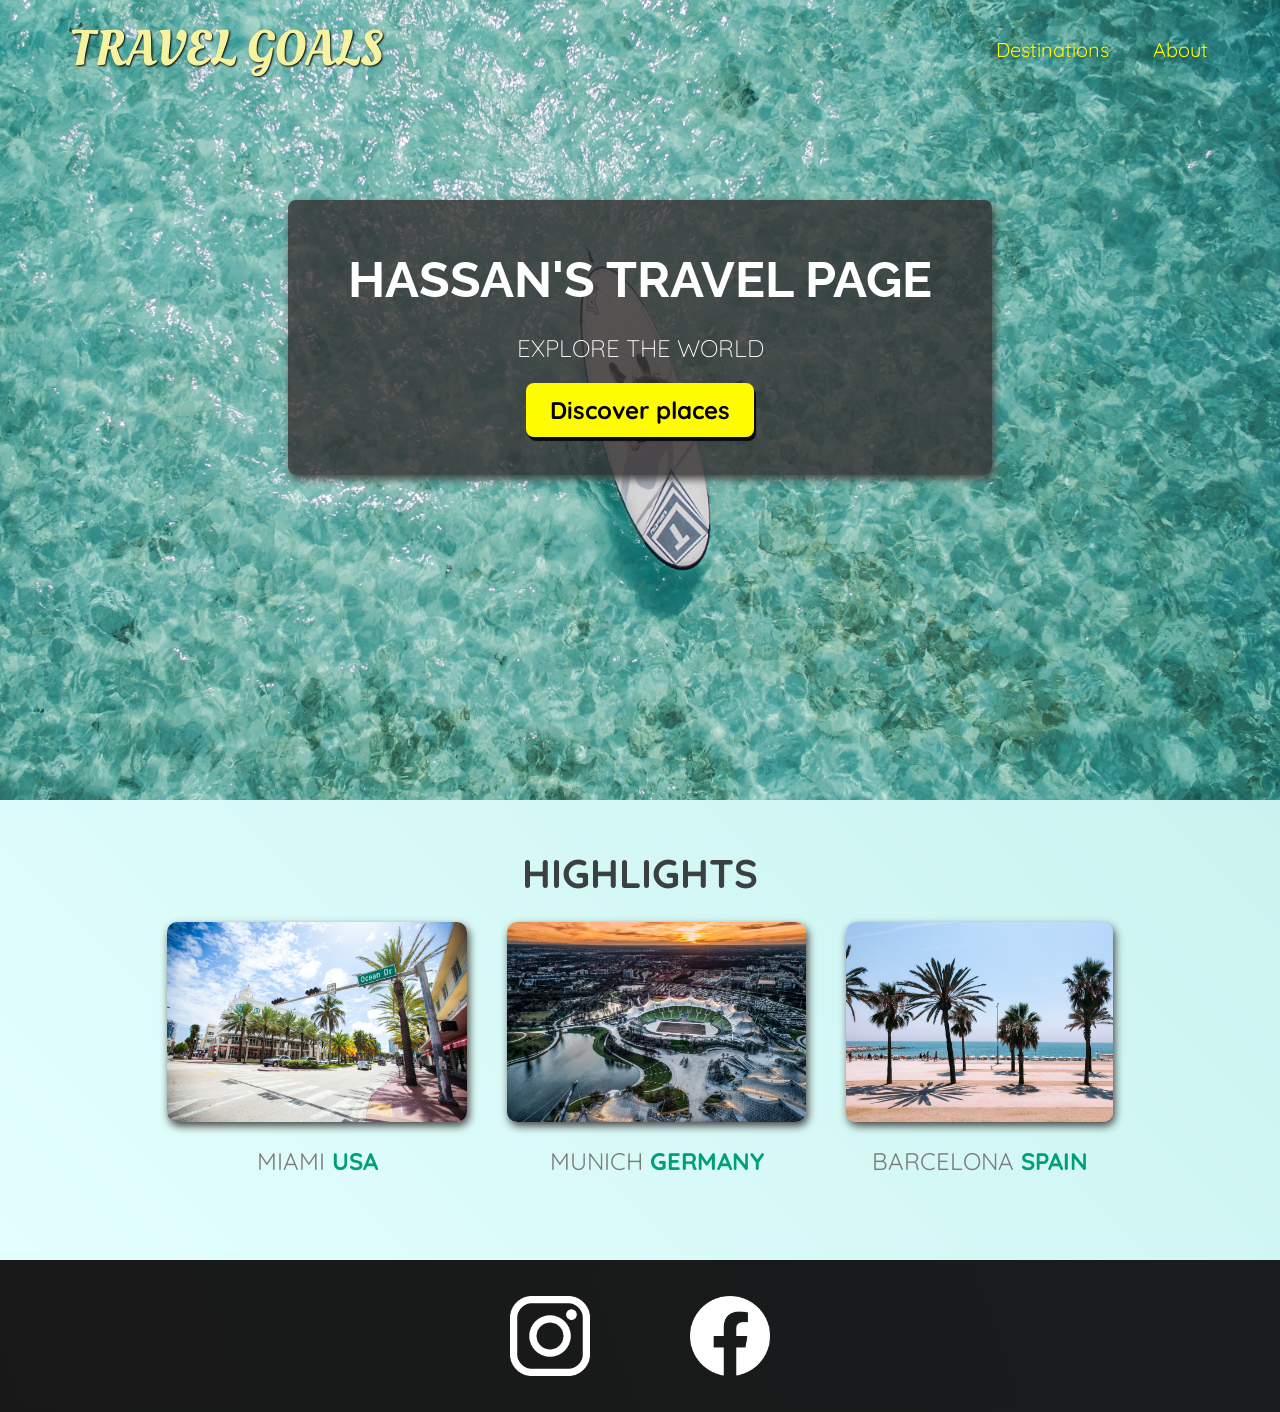
<file: index.html>
<!DOCTYPE html>
<html lang="en">

<head>
    <meta charset="UTF-8">
    <link
        href="https://fonts.googleapis.com/css2?family=Raleway:wght@700&family=Oleo+Script:wght@700&family=Quicksand:wght@300;500;700&display=swap"
        rel="stylesheet" />
    <link rel="stylesheet" href="shared.css">
    <link rel="stylesheet" href="styles.css">
    <title>Travel Goals</title>
</head>

<body>
    <header>
        <div id="page-logo">
            <a href="./index.html">Travel Goals</a>
        </div>
        <nav>
            <ul>
                <li><a href="./places.html">Destinations</a></li>
                <li><a href="">About</a></li>
            </ul>
        </nav>
    </header>
    <main>
        <section id="hero">
            <div id="hero-content">                
                <h1>Hassan's Travel Page</h1>
                <p>Explore the world</p>
                <a href="./places.html">Discover places</a>
            </div>
        </section>
        <section id="highlights">
            <h2>Highlights</h2>
            <ul id="destinations">
                <li class="destination">
                    <img src="./images/places/miami.jpg" alt="Miami streets on sunny day">
                    <p>Miami <strong>USA</strong></p>
                </li>
                <li class="destination">
                    <img src="./images/places/munich.jpg" alt="Munich stadium in winter">
                    <p>Munich <strong>Germany</strong></p>
                </li>
                <li class="destination">
                    <img src="./images/places/barcelona.jpg" alt="Palm beach in Barcelona">
                    <p>Barcelona <strong>Spain</strong></p>
                </li>
            </ul>
        </section>
    </main>
    <footer>
        <ul>
            <li>
                <a href="https://www.instagram.com/">
                    <img src="./images/icons/insta.png" alt="Instagram logo">
                </a>
            </li>
            <li>
                <a href="https://www.facebook.com/">
                    <img src="./images/icons/facebook.png" alt="Facebook logo">
                </a>
            </li>
        </ul>
    </footer>
</body>


</html>
</file>
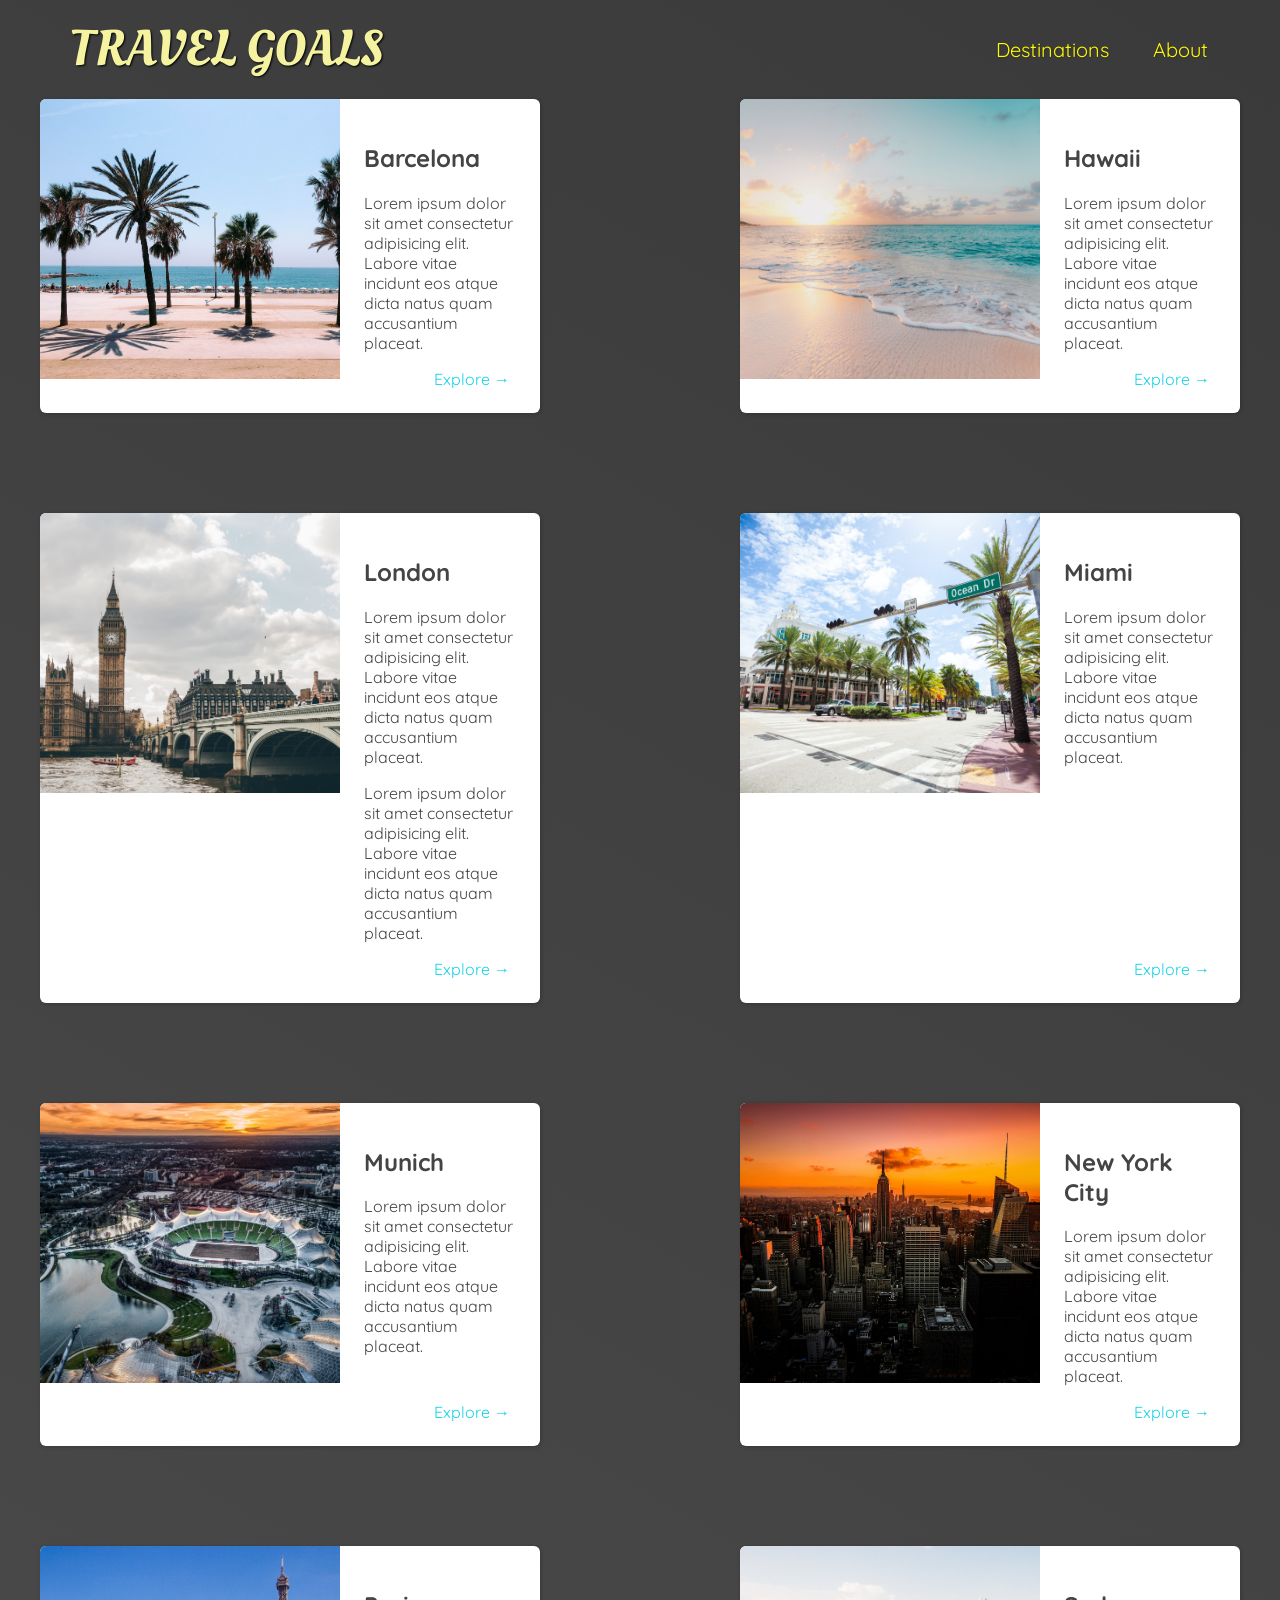
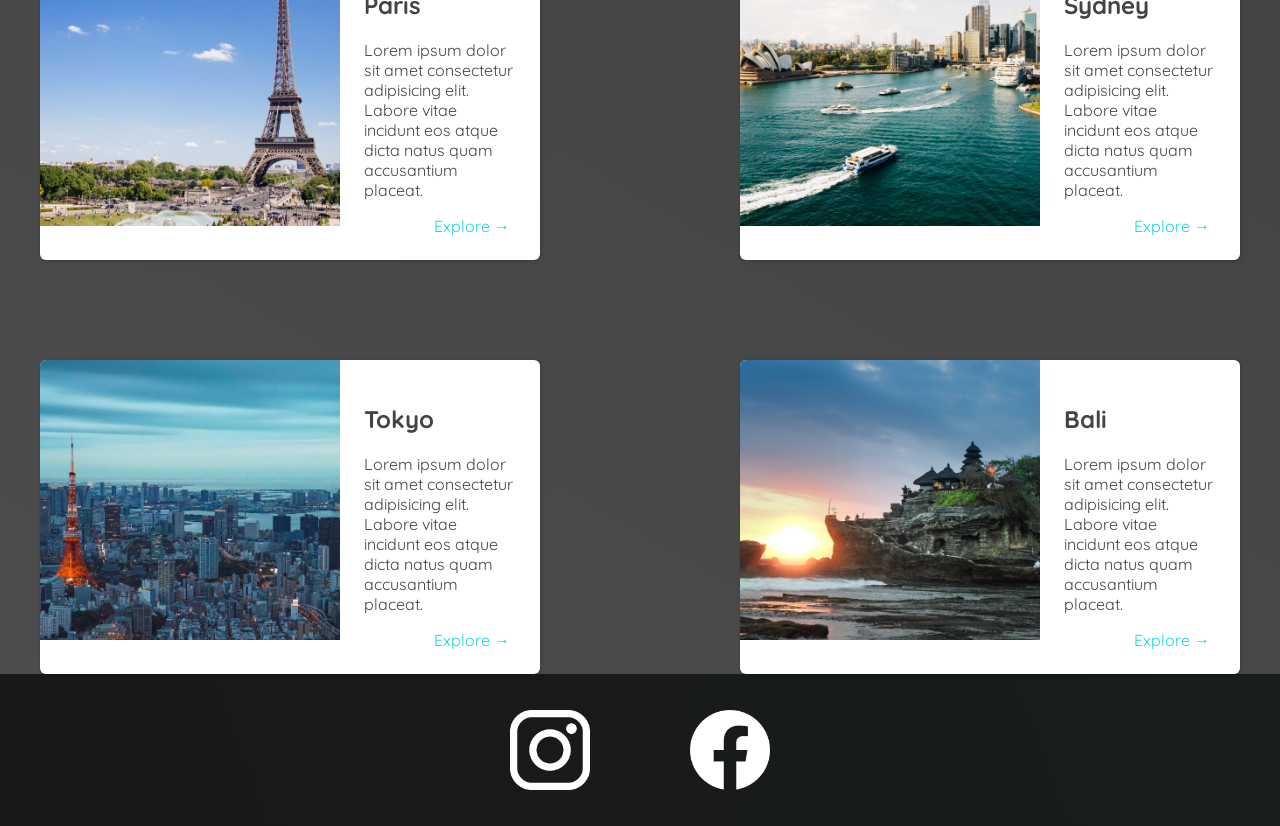
<file: places.html>
<!DOCTYPE html>
<html lang="en">

<head>
    <meta charset="UTF-8">
    <link
        href="https://fonts.googleapis.com/css2?family=Raleway:wght@700&family=Oleo+Script:wght@700&family=Quicksand:wght@300;500;700&display=swap"
        rel="stylesheet" />
    <link rel="stylesheet" href="shared.css">
    <link rel="stylesheet" href="places.css">
    <title>Travel Goals</title>
</head>
<body>
    <header>
        <div id="page-logo">
            <a href="./index.html">Travel Goals</a>
        </div>
        <nav>
            <ul>
                <li><a href="/places.html">Destinations</a></li>
                <li><a href="">About</a></li>
            </ul>
        </nav>
    </header>
    <main>
      <ul>
        <li>
          <img src="images/places/barcelona.jpg" alt="City of Barcelona" />
          <div class="item-content">
            <div>
              <h2>Barcelona</h2>
              <p>
                Lorem ipsum dolor sit amet consectetur adipisicing elit. Labore
                vitae incidunt eos atque dicta natus quam accusantium placeat.
              </p>
            </div>
            <div class="actions">
              <a href="https://en.wikipedia.org/wiki/Barcelona">Explore &#x2192</a>
            </div>
          </div>
        </li>
        <li>
          <img src="images/places/hawaii.jpg" alt="Hawaii beach" />
          <div class="item-content">
            <div>
              <h2>Hawaii</h2>
              <p>
                Lorem ipsum dolor sit amet consectetur adipisicing elit. Labore
                vitae incidunt eos atque dicta natus quam accusantium placeat.
              </p>
            </div>
            <div class="actions">
              <a href="hhttps://en.wikipedia.org/wiki/Hawaii">Explore &#x2192</a>
            </div>
          </div>
        </li>
        <li>
          <img src="images/places/london.jpg" alt="London city" />
          <div class="item-content">
            <div>
              <h2>London</h2>
              <p>
                Lorem ipsum dolor sit amet consectetur adipisicing elit. Labore
                vitae incidunt eos atque dicta natus quam accusantium placeat.
              </p>
              <p>
                Lorem ipsum dolor sit amet consectetur adipisicing elit. Labore
                vitae incidunt eos atque dicta natus quam accusantium placeat.
              </p>
            </div>
            <div class="actions">
              <a href="https://en.wikipedia.org/wiki/London">Explore &#x2192</a>
            </div>
          </div>
        </li>
        <li>
          <img src="images/places/miami.jpg" alt="Miami streets" />
          <div class="item-content">
            <div>
              <h2>Miami</h2>
              <p>
                Lorem ipsum dolor sit amet consectetur adipisicing elit. Labore
                vitae incidunt eos atque dicta natus quam accusantium placeat.
              </p>
            </div>
            <div class="actions">
              <a href="https://en.wikipedia.org/wiki/Miami">Explore &#x2192</a>
            </div>
          </div>
        </li>
        <li>
          <img src="images/places/munich.jpg" alt="Munich football stadium" />
          <div class="item-content">
            <div>
              <h2>Munich</h2>
              <p>
                Lorem ipsum dolor sit amet consectetur adipisicing elit. Labore
                vitae incidunt eos atque dicta natus quam accusantium placeat.
              </p>
            </div>
            <div class="actions">
              <a href="https://en.wikipedia.org/wiki/Munich">Explore &#x2192</a>
            </div>
          </div>
        </li>
        <li>
          <img src="images/places/new-york-city.jpg" alt="New York City skyline" />
          <div class="item-content">
            <div>
              <h2>New York City</h2>
              <p>
                Lorem ipsum dolor sit amet consectetur adipisicing elit. Labore
                vitae incidunt eos atque dicta natus quam accusantium placeat.
              </p>
            </div>
            <div class="actions">
              <a href="https://en.wikipedia.org/wiki/New_York_City"
                >Explore &#x2192</a>
            </div>
          </div>
        </li>
        <li>
          <img src="images/places/paris.jpg" alt="Paris city" />
          <div class="item-content">
            <div>
              <h2>Paris</h2>
              <p>
                Lorem ipsum dolor sit amet consectetur adipisicing elit. Labore
                vitae incidunt eos atque dicta natus quam accusantium placeat.
              </p>
            </div>
            <div class="actions">
              <a href="https://en.wikipedia.org/wiki/Paris">Explore &#x2192</a>
            </div>
          </div>
        </li>
        <li>
          <img src="images/places/sydney.jpg" alt="Sydney beach" />
          <div class="item-content">
            <div>
              <h2>Sydney</h2>
              <p>
                Lorem ipsum dolor sit amet consectetur adipisicing elit. Labore
                vitae incidunt eos atque dicta natus quam accusantium placeat.
              </p>
            </div>
            <div class="actions">
              <a href="https://en.wikipedia.org/wiki/Sydney">Explore &#x2192</a>
            </div>
          </div>
        </li>
        <li>
          <img src="images/places/tokyo.jpg" alt="Tokyo skyline" />
          <div class="item-content">
            <div>
              <h2>Tokyo</h2>
              <p>
                Lorem ipsum dolor sit amet consectetur adipisicing elit. Labore
                vitae incidunt eos atque dicta natus quam accusantium placeat.
              </p>
            </div>
            <div class="actions">
              <a href="https://en.wikipedia.org/wiki/Tokyo">Explore &#x2192</a>
            </div>
          </div>
        </li>
        <li>
          <img src="images/places/bali.jpg" alt="Bali beach" />
          <div class="item-content">
            <div>
              <h2>Bali</h2>
              <p>
                Lorem ipsum dolor sit amet consectetur adipisicing elit. Labore
                vitae incidunt eos atque dicta natus quam accusantium placeat.
              </p>
            </div>
            <div class="actions">
              <a href="https://en.wikipedia.org/wiki/Bali">Explore &#x2192</a>
            </div>
          </div>
        </li>
      </ul>
    </main>
    <footer>
        <ul>
            <li>
                <a href="https://www.instagram.com/">
                    <img src="./images/icons/insta.png" alt="Instagram logo">
                </a>
            </li>
            <li>
                <a href="https://www.facebook.com/">
                    <img src="./images/icons/facebook.png" alt="Facebook logo">
                </a>
            </li>
        </ul>
    </footer>
</body>


</html>
</file>
<file: shared.css>
body {
    font-family: "Quicksand", "san-serif";
    margin: 0;
}


ul {
    list-style: none;
    margin: 0;
    padding: 0;
}

header {
    display: flex;
    flex-wrap: wrap;
    align-items: center;
    justify-content: space-between;
    padding: 15px 60px;
    /*position: absolute takes it out of document flow and make it 
    relative to the first ancestor with position relative. 
    base case the html document*/
    position:absolute; 
    /*when making width 100%, the default width is 
        for html document (box-sizing: content-box)
    by saying box-sizing: border-box we make the width to its ancestor*/
    width: 100%;
    box-sizing: border-box;
}

#page-logo a {
    padding: 10px;
    font-family: "Oleo Script", "san-serif";
    color: rgb(245, 243, 160);
    font-size: 50px;
    text-decoration: none;
    text-transform: uppercase;
    text-shadow: 1px 1px 2px rgb(0, 0, 0);
}

header ul {
    display: flex;
}

header li {
    margin-left: 20px;
}

header a {
    color: rgb(255, 251, 0);
    text-decoration: none;
    font-size: 20px;
    padding: 12px;
    text-shadow: 1px 1px 2px rgba(0, 0, 0, 0.2);
    border-radius: 6px;
}

header ul li a:hover{
    color: rgb(77, 77, 77);
    background-color: rgb(255, 251, 0);
}

footer {
    background: linear-gradient(70deg, rgb(24, 24, 24), rgb(25,29,29));
    padding: 36px;
}

footer ul {
    display: flex;
    justify-content: center;
}

footer li {
    width: 80px;
    height: 80px;
    margin: 0 50px;
}

footer img {
    width: 100%;
    height: 100%;
}
</file>
<file: styles.css>
#hero {
    height: 800px;
    background-image: url("./images/places/ocean.jpg");
    background-position: center;
    background-size: cover;
}

#hero-content {
    width: 55%;
    box-sizing: border-box;
    background-color: rgba(51, 47, 47, 0.8);
    box-shadow: 2px 4px 8px rgb(68, 67, 67);
    border-radius: 8px;
    text-align: center; /*puts text in center of box*/
    padding: 50px;
    margin: 0 auto; /* puts box in center of screen*/
    position: relative; /*allows to move items relative to original position*/
    top: 200px; /*move box 200px down from where it wouldve been*/
}

#hero-content h1 {
    color: white;
    text-transform: uppercase;
    font-size: 50px;
    font-family: "Raleway", "san-serif";
    margin: 0;
}

#hero-content p {
    color: white;
    text-transform: uppercase;
    font-size: 24px;
    font-weight: 300;
    margin-bottom: 32px;
}

#hero-content a {
    text-decoration: none;
    background-color: rgb(255, 251, 0);
    padding: 12px 24px;
    color: black;
    font-size: 24px;
    font-weight: bold;
    border-radius: 8px;
    box-shadow: 2px 4px 1px rgb(10, 9, 9);
}

#hero-content a:hover {
    background-color: rgb(212, 209, 0);
}

#highlights {
    padding: 24px;
    background: linear-gradient(45deg, rgb(227, 255, 253), rgb(202, 243, 240));
}

#highlights h2 {
    text-transform: uppercase;
    text-align: center;
    font-size: 40px;
    color: rgb(59, 65, 64);
    margin: 24px 0;
}

#destinations {
    display: flex;
    width: 90%;
    margin: auto;
    margin-bottom: 40px;
    justify-content: center;
}

.destination {
    margin: 0 20px;
    text-transform: uppercase;
}

.destination p {
    text-align: center;
    font-size: 24px;
    color: rgb(124, 123, 123);
    margin: 20px 0;
}

.destination img {
    height: 200px;
    width: 100%;
    box-shadow: 2px 4px 8px rgb(68, 67, 67);
    border-radius: 10px;
    object-fit: cover;
}

.destination strong {
    color: rgb(0, 160, 117);
}
</file>
<file: places.css>
body {
    background: linear-gradient(30deg, rgb(77, 77, 77), rgb(58, 58, 58));
    color: rgb(68, 68, 68);
}

header {
    position: static;
}

main ul {
    width: 1200px;
    margin: 0 auto;
    display: grid;
    grid-template-columns: 1fr 1fr;
    gap: 100px 200px;
}

main li {
    display: flex;
    background-color: white;
    box-shadow: 1px 1px 4px rgba(0, 0, 0, 0.2);
    border-radius: 6px;
    overflow: hidden;
    width: 500px;
}

main li img {
    width: 300px;
    height: 280px;
    object-fit: cover;
}

.item-content {
    padding: 24px;
    display: flex;
    flex-direction: column;
    justify-content: space-between;
}

.actions {
    text-align: right;
}

.actions a {
    text-decoration: none;
    padding: 6px;
    color: rgb(22, 211, 228);
    border-radius: 5px;
}

.actions a:hover {
    background-color: rgb(235, 253, 255);
}
</file>
